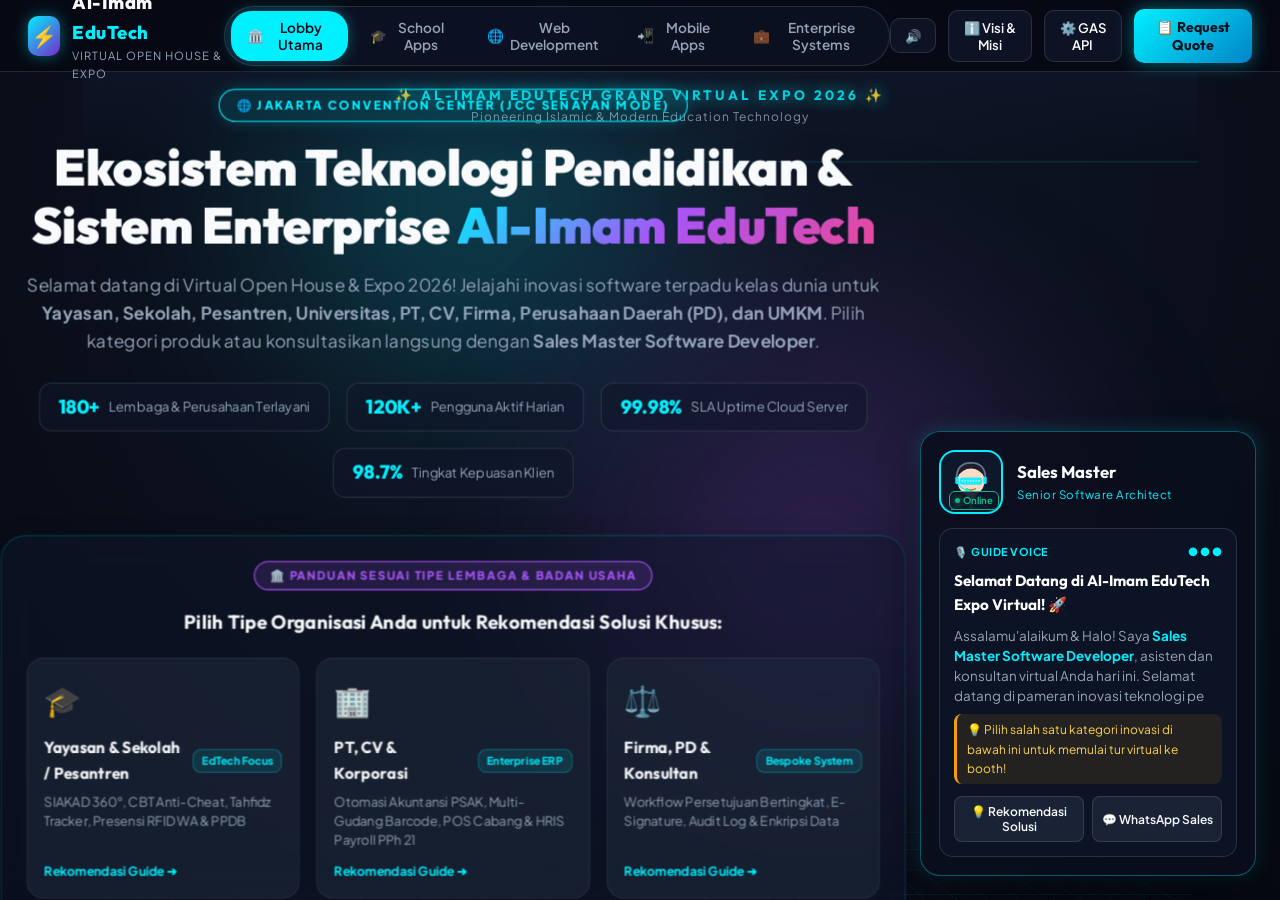
<file: index.html>
<!DOCTYPE html>
<html lang="id">
<head>
  <meta charset="UTF-8" />
  <meta http-equiv="refresh" content="0; url=public/index.html" />
  <title>Redirecting to Al-Imam EduTech Virtual Expo...</title>
  <script>
    window.location.href = "public/index.html" + window.location.hash;
  </script>
</head>
<body>
  <p>Memuat Virtual Expo... <a href="public/index.html">Klik di sini jika tidak diarahkan secara otomatis</a>.</p>
</body>
</html>
</file>
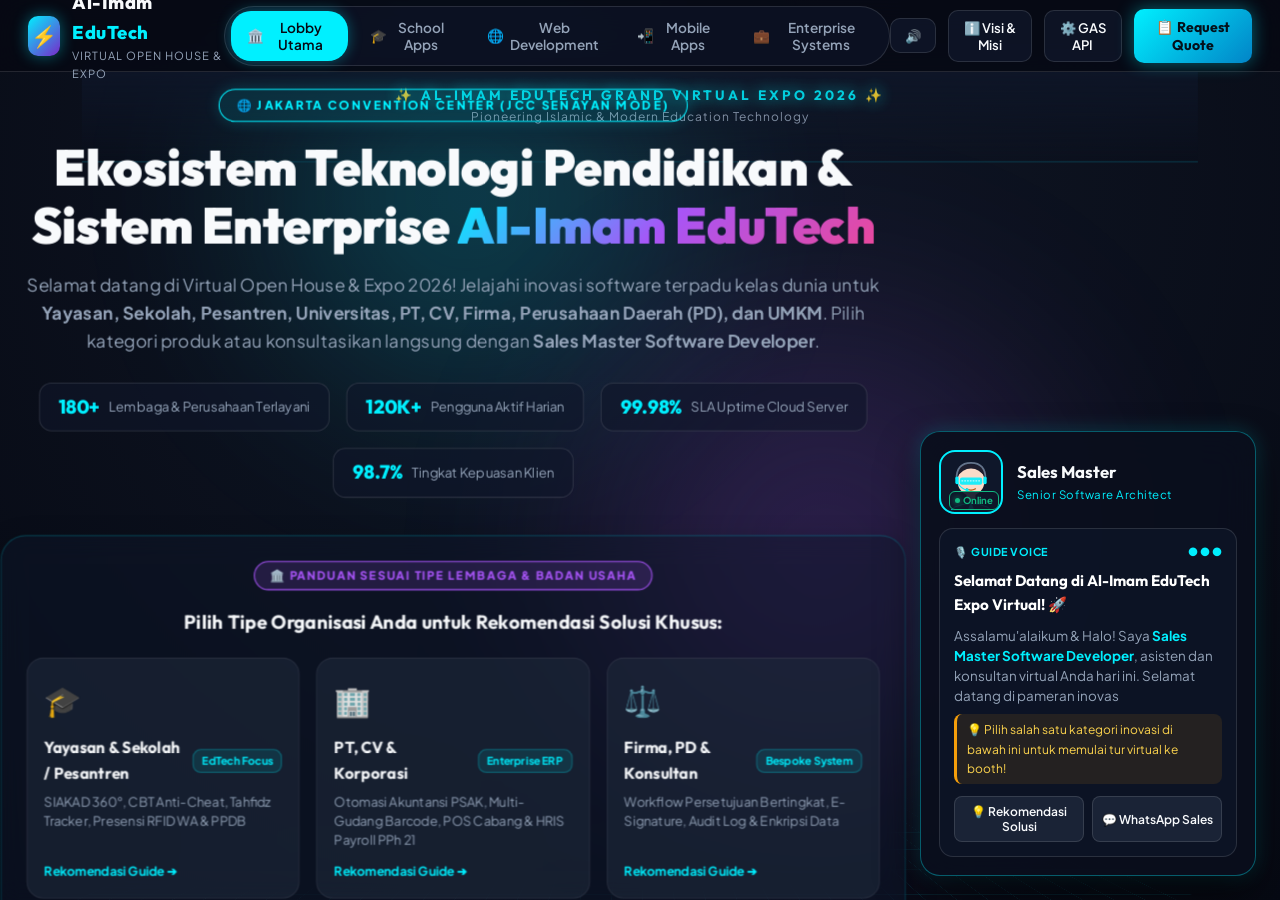
<file: public/index.html>
<!DOCTYPE html>
<html lang="id">
<head>
  <meta charset="UTF-8" />
  <meta name="viewport" content="width=device-width, initial-scale=1.0" />
  <title>Al-Imam EduTech - Virtual Open House & Expo 2026</title>
  <meta name="description" content="Pameran Virtual Interaktif Al-Imam EduTech: Ekosistem Smart School, SIAKAD Cloud, CBT Anti-Curang, Web Development, Mobile Apps, dan Enterprise ERP untuk PT/CV." />
  <meta name="keywords" content="Al-Imam EduTech, Virtual Expo, Smart School, SIAKAD, Pesantren, CBT Online, Web Development, Mobile Apps, ERP PT CV, Google Apps Script" />
  <meta name="author" content="Al-Imam EduTech Engineering Team" />

  <!-- Open Graph / Social Meta -->
  <meta property="og:type" content="website" />
  <meta property="og:title" content="Al-Imam EduTech - Virtual Open House & Expo 2026" />
  <meta property="og:description" content="Jelajahi inovasi software pendidikan islami dan otomasi enterprise kelas dunia dalam pameran 3D virtual interaktif." />
  <meta property="og:image" content="https://images.unsplash.com/photo-1517245386807-bb43f82c33c4?auto=format&fit=crop&w=1200&q=80" />

  <!-- Preconnect Google Fonts -->
  <link rel="preconnect" href="https://fonts.googleapis.com" />
  <link rel="preconnect" href="https://fonts.gstatic.com" crossorigin />
  <link href="https://fonts.googleapis.com/css2?family=Outfit:wght@300;400;500;600;700;800;900&family=Plus+Jakarta+Sans:wght@300;400;500;600;700;800&display=swap" rel="stylesheet" />

  <!-- Main Stylesheet -->
  <link rel="stylesheet" href="css/style.css" />

  <!-- Favicon -->
  <link rel="icon" href="data:image/svg+xml,<svg xmlns=%22http://www.w3.org/2000/svg%22 viewBox=%220 0 100 100%22><text y=%22.9em%22 font-size=%2290%22>⚡</text></svg>" />
</head>
<body>
  <!-- Root App Container for MVC Mounting -->
  <div id="app"></div>

  <!-- Main Modular JavaScript Entry Point -->
  <script type="module" src="js/app.js"></script>
</body>
</html>
</file>
<file: public/css/style.css>
/* ==========================================================================
   Al-Imam EduTech Virtual Open House & Expo 2026 - Master Design System
   Aesthetic: Cyberpunk Elegance / Grand Expo 3D Illusions / Glassmorphism
   ========================================================================== */

@import url('https://fonts.googleapis.com/css2?family=Outfit:wght@300;400;500;600;700;800;900&family=Plus+Jakarta+Sans:wght@300;400;500;600;700;800&display=swap');

:root {
  /* Core Color Palette */
  --bg-deep-space: #060913;
  --bg-hall-floor: #0A0F1D;
  --bg-card-glass: rgba(15, 23, 42, 0.72);
  --bg-card-hover: rgba(30, 41, 59, 0.85);
  
  /* Cyber Neon Accents */
  --neon-cyan: #00F0FF;
  --neon-cyan-glow: rgba(0, 240, 255, 0.35);
  --neon-purple: #A855F7;
  --neon-purple-glow: rgba(168, 85, 247, 0.35);
  --neon-emerald: #10B981;
  --neon-emerald-glow: rgba(16, 185, 129, 0.35);
  --neon-amber: #F59E0B;
  --neon-amber-glow: rgba(245, 158, 11, 0.35);
  
  /* Text Tokens */
  --text-primary: #F8FAFC;
  --text-secondary: #94A3B8;
  --text-muted: #64748B;
  --text-inverse: #060913;

  /* Borders & Glass */
  --border-glass: rgba(255, 255, 255, 0.12);
  --border-glow: rgba(0, 240, 255, 0.3);
  --blur-glass: 16px;

  /* Layout Dimensions */
  --header-height: 72px;
  --guide-hud-width: 360px;
  --max-content-width: 1340px;

  /* Fonts */
  --font-heading: 'Outfit', -apple-system, BlinkMacSystemFont, sans-serif;
  --font-body: 'Plus Jakarta Sans', -apple-system, BlinkMacSystemFont, sans-serif;
}

/* Base Resets */
*, *::before, *::after {
  box-sizing: border-box;
  margin: 0;
  padding: 0;
}

html {
  scroll-behavior: smooth;
  font-size: 16px;
  background-color: var(--bg-deep-space);
  color: var(--text-primary);
  font-family: var(--font-body);
  overflow-x: hidden;
}

body {
  min-height: 100vh;
  background: radial-gradient(circle at 50% 20%, #111827 0%, #060913 100%);
  color: var(--text-primary);
  line-height: 1.6;
  position: relative;
  overflow-x: hidden;
}

/* Custom Scrollbar */
::-webkit-scrollbar {
  width: 8px;
}
::-webkit-scrollbar-track {
  background: var(--bg-deep-space);
}
::-webkit-scrollbar-thumb {
  background: #1E293B;
  border-radius: 4px;
  border: 1px solid var(--border-glass);
}
::-webkit-scrollbar-thumb:hover {
  background: var(--neon-cyan);
}

/* ==========================================================================
   3D Parallax Expo Hall Background Viewport
   ========================================================================== */
.expo-viewport {
  position: fixed;
  top: 0;
  left: 0;
  width: 100vw;
  height: 100vh;
  pointer-events: none;
  perspective: 1200px;
  overflow: hidden;
  z-index: 1;
}

.parallax-layer {
  position: absolute;
  top: 0;
  left: 0;
  width: 100%;
  height: 100%;
  transform-style: preserve-3d;
  will-change: transform;
}

.layer-back {
  z-index: 1;
}
.layer-mid {
  z-index: 2;
}
.layer-fore {
  z-index: 3;
  pointer-events: auto;
  position: relative;
  height: 100%;
  overflow-y: auto;
  overflow-x: hidden;
  padding-top: var(--header-height);
  padding-right: var(--guide-hud-width);
}

/* Cyber Grid Floor Illusion */
.cyber-grid-floor {
  position: absolute;
  bottom: -20%;
  left: -20%;
  width: 140%;
  height: 65%;
  background-image: 
    linear-gradient(rgba(0, 240, 255, 0.14) 1px, transparent 1px),
    linear-gradient(90deg, rgba(0, 240, 255, 0.14) 1px, transparent 1px);
  background-size: 50px 50px;
  transform: perspective(600px) rotateX(72deg);
  transform-origin: center bottom;
  mask-image: linear-gradient(to top, rgba(0,0,0,1) 10%, rgba(0,0,0,0) 80%);
  -webkit-mask-image: linear-gradient(to top, rgba(0,0,0,1) 10%, rgba(0,0,0,0) 80%);
  animation: gridMove 20s linear infinite;
}

@keyframes gridMove {
  0% { background-position: 0 0; }
  100% { background-position: 0 1000px; }
}

/* Ambient Spotlights */
.ambient-spotlight {
  position: absolute;
  border-radius: 50%;
  filter: blur(120px);
  pointer-events: none;
  opacity: 0.28;
}
.spot-1 {
  width: 500px;
  height: 500px;
  top: -10%;
  left: 15%;
  background: radial-gradient(circle, var(--neon-cyan), transparent);
}
.spot-2 {
  width: 600px;
  height: 600px;
  top: 30%;
  right: 10%;
  background: radial-gradient(circle, var(--neon-purple), transparent);
}

/* Hall Ceiling Truss & Floating Hologram Banner */
.hall-ceiling-truss {
  position: absolute;
  top: 0;
  left: 0;
  width: 100%;
  height: 120px;
  background: linear-gradient(to bottom, rgba(15, 23, 42, 0.9), transparent);
  border-bottom: 1px solid rgba(0, 240, 255, 0.2);
}

.floating-hologram-banner {
  position: absolute;
  top: 85px;
  left: 50%;
  transform: translateX(-50%);
  text-align: center;
  pointer-events: none;
  opacity: 0.85;
}
.banner-glow-text {
  font-family: var(--font-heading);
  font-size: 0.85rem;
  font-weight: 700;
  letter-spacing: 3px;
  color: var(--neon-cyan);
  text-shadow: 0 0 15px var(--neon-cyan);
}
.banner-subtext {
  font-size: 0.75rem;
  color: var(--text-secondary);
  letter-spacing: 1px;
}

/* ==========================================================================
   Header Navigation Bar
   ========================================================================== */
.expo-header {
  position: fixed;
  top: 0;
  left: 0;
  width: 100%;
  height: var(--header-height);
  background: rgba(6, 9, 19, 0.85);
  backdrop-filter: blur(var(--blur-glass));
  -webkit-backdrop-filter: blur(var(--blur-glass));
  border-bottom: 1px solid var(--border-glass);
  display: flex;
  align-items: center;
  justify-content: space-between;
  padding: 0 28px;
  z-index: 100;
}

.brand-logo-badge {
  display: flex;
  align-items: center;
  gap: 12px;
  cursor: pointer;
  user-select: none;
}
.brand-icon {
  width: 40px;
  height: 40px;
  border-radius: 10px;
  background: linear-gradient(135deg, #00F0FF, #7928CA);
  display: flex;
  align-items: center;
  justify-content: center;
  font-size: 1.3rem;
  box-shadow: 0 0 15px rgba(0, 240, 255, 0.4);
}
.brand-text-group {
  display: flex;
  flex-direction: column;
}
.brand-title {
  font-family: var(--font-heading);
  font-size: 1.15rem;
  font-weight: 800;
  letter-spacing: 0.5px;
}
.text-cyan {
  color: var(--neon-cyan);
}
.brand-sub {
  font-size: 0.7rem;
  color: var(--text-secondary);
  text-transform: uppercase;
  letter-spacing: 1px;
}

/* Nav links */
.header-nav {
  display: flex;
  align-items: center;
  gap: 6px;
  background: rgba(15, 23, 42, 0.6);
  padding: 4px 6px;
  border-radius: 30px;
  border: 1px solid var(--border-glass);
}
.nav-link-btn {
  background: transparent;
  border: none;
  color: var(--text-secondary);
  font-family: var(--font-body);
  font-size: 0.85rem;
  font-weight: 600;
  padding: 8px 16px;
  border-radius: 20px;
  cursor: pointer;
  transition: all 0.25s ease;
  display: flex;
  align-items: center;
  gap: 6px;
}
.nav-link-btn:hover {
  color: var(--text-primary);
  background: rgba(255, 255, 255, 0.06);
}
.nav-link-btn.active {
  color: var(--text-inverse);
  background: var(--neon-cyan);
  box-shadow: 0 0 14px var(--neon-cyan-glow);
}

.header-right {
  display: flex;
  align-items: center;
  gap: 12px;
}
.header-btn {
  background: rgba(15, 23, 42, 0.8);
  border: 1px solid var(--border-glass);
  color: var(--text-primary);
  font-family: var(--font-body);
  font-size: 0.82rem;
  font-weight: 600;
  padding: 8px 14px;
  border-radius: 10px;
  cursor: pointer;
  transition: all 0.2s ease;
  display: flex;
  align-items: center;
  gap: 6px;
}
.header-btn:hover {
  border-color: var(--neon-cyan);
  background: rgba(30, 41, 59, 0.9);
}

.btn-cta-glow {
  background: linear-gradient(135deg, #00F0FF 0%, #0284C7 100%);
  color: #04101A;
  font-family: var(--font-heading);
  font-weight: 700;
  font-size: 0.88rem;
  border: none;
  padding: 9px 18px;
  border-radius: 10px;
  cursor: pointer;
  box-shadow: 0 0 18px rgba(0, 240, 255, 0.4);
  transition: all 0.25s ease;
}
.btn-cta-glow:hover {
  transform: translateY(-2px);
  box-shadow: 0 0 25px rgba(0, 240, 255, 0.7);
}

/* ==========================================================================
   Fixed Pinned Guide HUD (Sales Master Software Developer)
   ========================================================================== */
.guide-hud-container {
  position: fixed;
  bottom: 24px;
  right: 24px;
  width: calc(var(--guide-hud-width) - 24px);
  max-width: 360px;
  background: rgba(10, 15, 29, 0.92);
  backdrop-filter: blur(20px);
  -webkit-backdrop-filter: blur(20px);
  border: 1px solid rgba(0, 240, 255, 0.35);
  border-radius: 20px;
  padding: 18px;
  box-shadow: 0 20px 40px rgba(0, 0, 0, 0.6), 0 0 20px rgba(0, 240, 255, 0.2);
  z-index: 95;
  transition: transform 0.3s cubic-bezier(0.34, 1.56, 0.64, 1);
  display: flex;
  flex-direction: column;
  gap: 14px;
}

.guide-avatar-box {
  display: flex;
  align-items: center;
  gap: 14px;
}
.avatar-portrait {
  position: relative;
  width: 64px;
  height: 64px;
  border-radius: 16px;
  background: #0F172A;
  border: 2px solid var(--neon-cyan);
  padding: 2px;
  display: flex;
  align-items: center;
  justify-content: center;
  overflow: hidden;
}
.avatar-svg {
  width: 100%;
  height: 100%;
  animation: avatarFloat 4s ease-in-out infinite alternate;
}
@keyframes avatarFloat {
  0% { transform: translateY(0) scale(1); }
  100% { transform: translateY(-3px) scale(1.02); }
}

.avatar-ring-pulse {
  position: absolute;
  top: 10px;
  left: 10px;
  width: 80px;
  height: 80px;
  border: 2px solid var(--neon-cyan);
  border-radius: 50%;
  opacity: 0;
  pointer-events: none;
  animation: pulseRing 3s ease-out infinite;
}
@keyframes pulseRing {
  0% { transform: scale(0.6); opacity: 0.8; }
  100% { transform: scale(1.4); opacity: 0; }
}

.avatar-status-badge {
  position: absolute;
  bottom: 2px;
  right: 2px;
  background: rgba(15, 23, 42, 0.9);
  border: 1px solid var(--neon-emerald);
  color: var(--neon-emerald);
  font-size: 0.6rem;
  font-weight: 700;
  padding: 1px 5px;
  border-radius: 6px;
  display: flex;
  align-items: center;
  gap: 3px;
}
.status-dot {
  width: 5px;
  height: 5px;
  background: var(--neon-emerald);
  border-radius: 50%;
  box-shadow: 0 0 6px var(--neon-emerald);
}

.guide-meta {
  display: flex;
  flex-direction: column;
}
.guide-name {
  font-family: var(--font-heading);
  font-size: 1.05rem;
  font-weight: 700;
  color: var(--text-primary);
}
.guide-role {
  font-size: 0.72rem;
  color: var(--neon-cyan);
  letter-spacing: 0.5px;
}

/* Guide Dialogue Card */
.guide-dialogue-card {
  background: rgba(15, 23, 42, 0.7);
  border: 1px solid var(--border-glass);
  border-radius: 14px;
  padding: 14px;
  display: flex;
  flex-direction: column;
  gap: 8px;
}

.dialogue-header {
  display: flex;
  justify-content: space-between;
  align-items: center;
}
.dialogue-tag {
  font-size: 0.68rem;
  font-weight: 700;
  color: var(--neon-cyan);
  text-transform: uppercase;
  letter-spacing: 0.5px;
}
.dialogue-typing-indicator {
  font-size: 0.7rem;
  color: var(--neon-cyan);
  animation: blink 1s infinite;
}
@keyframes blink {
  50% { opacity: 0.3; }
}

.dialogue-title {
  font-family: var(--font-heading);
  font-size: 0.95rem;
  font-weight: 700;
  color: #FFFFFF;
}
.dialogue-body {
  font-size: 0.84rem;
  color: var(--text-secondary);
  line-height: 1.5;
  min-height: 48px;
}
.dialogue-body strong {
  color: var(--neon-cyan);
}
.dialogue-hint {
  font-size: 0.75rem;
  color: #FCD34D;
  background: rgba(245, 158, 11, 0.1);
  padding: 6px 10px;
  border-radius: 8px;
  border-left: 3px solid var(--neon-amber);
}

.guide-actions-bar {
  display: grid;
  grid-template-columns: 1fr 1fr;
  gap: 8px;
  margin-top: 4px;
}
.guide-quick-btn {
  background: rgba(30, 41, 59, 0.8);
  border: 1px solid var(--border-glass);
  color: var(--text-primary);
  font-family: var(--font-body);
  font-size: 0.75rem;
  font-weight: 600;
  padding: 7px 8px;
  border-radius: 8px;
  cursor: pointer;
  transition: all 0.2s ease;
  text-align: center;
}
.guide-quick-btn:hover {
  background: var(--neon-cyan);
  color: var(--text-inverse);
  border-color: var(--neon-cyan);
}

/* ==========================================================================
   Main Expo Stage: Grand Lobby View
   ========================================================================== */
.expo-stage {
  width: 100%;
  max-width: var(--max-content-width);
  margin: 0 auto;
  padding: 30px 24px 80px 24px;
}

.lobby-hero-container {
  display: flex;
  flex-direction: column;
  gap: 36px;
}

.lobby-welcome-banner {
  text-align: center;
  max-width: 860px;
  margin: 0 auto;
  display: flex;
  flex-direction: column;
  align-items: center;
  gap: 16px;
}

.tech-pill {
  display: inline-flex;
  align-items: center;
  background: rgba(0, 240, 255, 0.1);
  border: 1px solid var(--neon-cyan);
  color: var(--neon-cyan);
  font-size: 0.72rem;
  font-weight: 800;
  letter-spacing: 2px;
  padding: 6px 16px;
  border-radius: 30px;
  box-shadow: 0 0 15px rgba(0, 240, 255, 0.2);
}

.lobby-main-heading {
  font-family: var(--font-heading);
  font-size: clamp(2rem, 3.8vw, 3.2rem);
  font-weight: 900;
  line-height: 1.15;
  letter-spacing: -0.5px;
}
.gradient-text {
  background: linear-gradient(135deg, #00F0FF 0%, #A855F7 50%, #EC4899 100%);
  -webkit-background-clip: text;
  -webkit-text-fill-color: transparent;
}

.lobby-hero-desc {
  font-size: 1.05rem;
  color: var(--text-secondary);
  line-height: 1.6;
}

.lobby-stats-strip {
  display: flex;
  flex-wrap: wrap;
  justify-content: center;
  gap: 16px;
  margin-top: 10px;
}
.stat-pill {
  background: rgba(15, 23, 42, 0.6);
  border: 1px solid var(--border-glass);
  padding: 8px 18px;
  border-radius: 12px;
  display: flex;
  align-items: center;
  gap: 8px;
}
.stat-val {
  font-family: var(--font-heading);
  font-size: 1.15rem;
  font-weight: 800;
  color: var(--neon-cyan);
}
.stat-lbl {
  font-size: 0.8rem;
  color: var(--text-secondary);
}

/* ==========================================================================
   Target Market Segments & Quick Inquiries
   ========================================================================== */
.lobby-segments-section {
  background: rgba(15, 23, 42, 0.45);
  backdrop-filter: blur(12px);
  -webkit-backdrop-filter: blur(12px);
  border: 1px solid rgba(0, 240, 255, 0.2);
  border-radius: 24px;
  padding: 24px;
  display: flex;
  flex-direction: column;
  gap: 16px;
  box-shadow: 0 10px 30px rgba(0, 0, 0, 0.3);
}

.section-badge-center {
  align-self: center;
  background: rgba(168, 85, 247, 0.15);
  border: 1px solid var(--neon-purple);
  color: var(--neon-purple);
  font-size: 0.7rem;
  font-weight: 800;
  letter-spacing: 1.5px;
  padding: 4px 14px;
  border-radius: 20px;
}

.segments-headline {
  text-align: center;
  font-family: var(--font-heading);
  font-size: 1.15rem;
  font-weight: 700;
  color: var(--text-primary);
  margin-bottom: 4px;
}

.segments-grid {
  display: grid;
  grid-template-columns: repeat(auto-fit, minmax(260px, 1fr));
  gap: 16px;
}

.segment-card {
  background: rgba(30, 41, 59, 0.6);
  border: 1px solid rgba(255, 255, 255, 0.08);
  border-radius: 16px;
  padding: 16px;
  cursor: pointer;
  transition: all 0.28s ease;
  display: flex;
  flex-direction: column;
  gap: 12px;
  position: relative;
  overflow: hidden;
}

.segment-card:hover {
  background: rgba(30, 41, 59, 0.95);
  border-color: var(--neon-cyan);
  transform: translateY(-3px);
  box-shadow: 0 8px 24px rgba(0, 240, 255, 0.2);
}

.segment-icon-box {
  font-size: 1.8rem;
}

.segment-info {
  display: flex;
  flex-direction: column;
  gap: 6px;
}

.segment-header-row {
  display: flex;
  align-items: center;
  justify-content: space-between;
  gap: 8px;
}

.segment-title {
  font-family: var(--font-heading);
  font-size: 0.95rem;
  font-weight: 700;
  color: var(--text-primary);
}

.segment-badge {
  font-size: 0.65rem;
  font-weight: 700;
  color: var(--neon-cyan);
  background: rgba(0, 240, 255, 0.1);
  padding: 2px 8px;
  border-radius: 8px;
  border: 1px solid rgba(0, 240, 255, 0.3);
  white-space: nowrap;
}

.segment-desc {
  font-size: 0.78rem;
  color: var(--text-secondary);
  line-height: 1.45;
}

.segment-action-hint {
  font-size: 0.75rem;
  font-weight: 700;
  color: var(--neon-cyan);
  display: flex;
  align-items: center;
  gap: 4px;
  margin-top: auto;
}

/* Sales Master Quick Inquiries Bar */
.lobby-inquiry-bar {
  background: rgba(10, 15, 30, 0.75);
  border: 1px solid rgba(255, 255, 255, 0.1);
  border-radius: 20px;
  padding: 16px 20px;
  display: flex;
  flex-direction: column;
  gap: 12px;
}

.inquiry-header-row {
  display: flex;
  align-items: center;
  gap: 8px;
}

.avatar-mini-icon {
  font-size: 1.2rem;
}

.inquiry-title {
  font-size: 0.88rem;
  color: var(--text-secondary);
}

.inquiry-title strong {
  color: var(--neon-cyan);
}

.inquiry-buttons-track {
  display: flex;
  flex-wrap: wrap;
  gap: 10px;
}

.btn-quick-inquiry {
  background: rgba(30, 41, 59, 0.8);
  border: 1px solid rgba(0, 240, 255, 0.25);
  color: var(--text-primary);
  font-family: var(--font-body);
  font-size: 0.82rem;
  font-weight: 600;
  padding: 8px 16px;
  border-radius: 20px;
  cursor: pointer;
  transition: all 0.2s ease;
  white-space: nowrap;
}

.btn-quick-inquiry:hover {
  background: rgba(0, 240, 255, 0.15);
  border-color: var(--neon-cyan);
  color: var(--neon-cyan);
  transform: translateY(-2px);
  box-shadow: 0 0 12px rgba(0, 240, 255, 0.3);
}

/* Booth Section Divider */
.booth-section-divider {
  display: flex;
  align-items: center;
  justify-content: center;
  gap: 16px;
  margin: 10px 0;
}

.divider-line {
  flex: 1;
  height: 1px;
  background: linear-gradient(90deg, transparent, rgba(0, 240, 255, 0.3), transparent);
}

.divider-text {
  font-family: var(--font-heading);
  font-size: 0.85rem;
  font-weight: 800;
  letter-spacing: 2px;
  color: var(--neon-cyan);
  text-shadow: 0 0 10px rgba(0, 240, 255, 0.4);
}

/* Highlight Pulse when Segment is clicked */
.bubble-highlight-pulse {
  animation: pulseNeonGlow 1.8s infinite !important;
  border-color: var(--neon-cyan) !important;
}

@keyframes pulseNeonGlow {
  0% {
    box-shadow: 0 0 15px rgba(0, 240, 255, 0.4);
    transform: scale(1);
  }
  50% {
    box-shadow: 0 0 40px rgba(0, 240, 255, 0.9), 0 0 80px rgba(168, 85, 247, 0.4);
    transform: scale(1.03);
  }
  100% {
    box-shadow: 0 0 15px rgba(0, 240, 255, 0.4);
    transform: scale(1);
  }
}

/* ==========================================================================
   Floating 3D Interactive Category Bubbles
   ========================================================================== */
.floating-bubbles-grid {
  display: grid;
  grid-template-columns: repeat(auto-fit, minmax(280px, 1fr));
  gap: 24px;
  margin-top: 10px;
}

.bubble-card {
  position: relative;
  background: var(--bg-card-glass);
  backdrop-filter: blur(var(--blur-glass));
  -webkit-backdrop-filter: blur(var(--blur-glass));
  border: 1px solid var(--border-glass);
  border-radius: 24px;
  padding: 28px 24px;
  cursor: pointer;
  transition: all 0.35s cubic-bezier(0.175, 0.885, 0.32, 1.275);
  box-shadow: 0 15px 35px rgba(0, 0, 0, 0.4);
  overflow: hidden;
  display: flex;
  flex-direction: column;
}

/* Floating Animations with alternating offsets */
.float-anim-1 { animation: floatSlow 6s ease-in-out infinite; }
.float-anim-2 { animation: floatSlow 7s ease-in-out infinite 1s; }
.float-anim-3 { animation: floatSlow 6.5s ease-in-out infinite 2s; }
.float-anim-4 { animation: floatSlow 7.5s ease-in-out infinite 1.5s; }

@keyframes floatSlow {
  0% { transform: translateY(0px) rotate(0deg); }
  50% { transform: translateY(-14px) rotate(0.8deg); }
  100% { transform: translateY(0px) rotate(0deg); }
}

.bubble-card:hover {
  transform: translateY(-20px) scale(1.03) !important;
  background: var(--bg-card-hover);
  border-color: var(--neon-cyan);
  box-shadow: 0 25px 50px rgba(0, 240, 255, 0.25);
}

.bubble-inner-content {
  position: relative;
  z-index: 2;
  display: flex;
  flex-direction: column;
  height: 100%;
  gap: 12px;
}

.bubble-badge {
  align-self: flex-start;
  font-size: 0.72rem;
  font-weight: 700;
  padding: 4px 10px;
  border-radius: 20px;
  background: rgba(255, 255, 255, 0.08);
  border: 1px solid var(--border-glass);
}

.bubble-icon-sphere {
  width: 60px;
  height: 60px;
  border-radius: 18px;
  background: rgba(255, 255, 255, 0.05);
  border: 1px solid var(--border-glass);
  display: flex;
  align-items: center;
  justify-content: center;
  font-size: 2rem;
  margin-bottom: 4px;
}

.bubble-title {
  font-family: var(--font-heading);
  font-size: 1.3rem;
  font-weight: 800;
  line-height: 1.3;
}

.bubble-tagline {
  font-size: 0.88rem;
  color: var(--text-secondary);
  line-height: 1.5;
  flex-grow: 1;
}

.bubble-tech-tags {
  display: flex;
  flex-wrap: wrap;
  gap: 6px;
  margin: 6px 0;
}
.tech-chip {
  font-size: 0.72rem;
  background: rgba(0, 0, 0, 0.4);
  border: 1px solid var(--border-glass);
  padding: 3px 8px;
  border-radius: 6px;
  color: var(--text-secondary);
}

.bubble-cta-prompt {
  display: flex;
  align-items: center;
  justify-content: space-between;
  margin-top: 10px;
  padding-top: 14px;
  border-top: 1px solid var(--border-glass);
  font-size: 0.85rem;
  font-weight: 700;
  color: var(--neon-cyan);
}
.arrow-icon {
  font-size: 1.1rem;
  transition: transform 0.2s ease;
}
.bubble-card:hover .arrow-icon {
  transform: translateX(6px);
}

/* Glow classes */
.glow-cyan:hover { border-color: var(--neon-cyan); box-shadow: 0 0 35px var(--neon-cyan-glow); }
.glow-purple:hover { border-color: var(--neon-purple); box-shadow: 0 0 35px var(--neon-purple-glow); }
.glow-emerald:hover { border-color: var(--neon-emerald); box-shadow: 0 0 35px var(--neon-emerald-glow); }
.glow-amber:hover { border-color: var(--neon-amber); box-shadow: 0 0 35px var(--neon-amber-glow); }

/* Lobby footer quick actions */
.lobby-footer-actions {
  display: grid;
  grid-template-columns: 1fr 1fr;
  gap: 20px;
  margin-top: 10px;
}
.footer-action-card {
  background: rgba(15, 23, 42, 0.6);
  border: 1px solid var(--border-glass);
  border-radius: 16px;
  padding: 18px 24px;
  display: flex;
  align-items: center;
  gap: 16px;
  cursor: pointer;
  text-align: left;
  transition: all 0.25s ease;
  color: var(--text-primary);
}
.footer-action-card:hover {
  background: rgba(30, 41, 59, 0.8);
  border-color: var(--neon-cyan);
  transform: translateY(-4px);
}
.action-icon {
  font-size: 2rem;
}
.action-text strong {
  display: block;
  font-family: var(--font-heading);
  font-size: 1rem;
  margin-bottom: 2px;
}
.action-text span {
  font-size: 0.82rem;
  color: var(--text-secondary);
}

/* ==========================================================================
   Virtual Booth Stage
   ========================================================================== */
.stage-booth {
  animation: boothZoomIn 0.5s cubic-bezier(0.16, 1, 0.3, 1);
}
@keyframes boothZoomIn {
  from { opacity: 0; transform: scale(0.95) translateY(30px); }
  to { opacity: 1; transform: scale(1) translateY(0); }
}

.booth-container {
  display: flex;
  flex-direction: column;
  gap: 40px;
}

.booth-top-bar {
  display: flex;
  align-items: center;
  justify-content: space-between;
  background: rgba(15, 23, 42, 0.6);
  border: 1px solid var(--border-glass);
  padding: 12px 20px;
  border-radius: 14px;
}
.btn-back-lobby {
  background: transparent;
  border: 1px solid var(--border-glass);
  color: var(--text-primary);
  font-size: 0.85rem;
  font-weight: 600;
  padding: 6px 14px;
  border-radius: 8px;
  cursor: pointer;
  transition: all 0.2s ease;
}
.btn-back-lobby:hover {
  background: var(--neon-cyan);
  color: var(--text-inverse);
  border-color: var(--neon-cyan);
}
.booth-hall-indicator {
  font-size: 0.85rem;
  color: var(--text-secondary);
  display: flex;
  align-items: center;
  gap: 8px;
}
.indicator-dot {
  width: 8px;
  height: 8px;
  background: var(--neon-cyan);
  border-radius: 50%;
  box-shadow: 0 0 8px var(--neon-cyan);
}
.booth-switch-shortcuts {
  display: flex;
  gap: 8px;
}
.btn-mini-action {
  background: rgba(255, 255, 255, 0.06);
  border: 1px solid var(--border-glass);
  color: var(--text-primary);
  font-size: 0.8rem;
  padding: 6px 12px;
  border-radius: 6px;
  cursor: pointer;
  transition: all 0.2s ease;
}
.btn-mini-action:hover {
  background: rgba(255, 255, 255, 0.15);
}

/* Booth Hero Section & Interactive Demo Showcase */
.booth-hero-section {
  display: grid;
  grid-template-columns: 1.1fr 0.9fr;
  gap: 32px;
  align-items: start;
}

.booth-header-info {
  display: flex;
  flex-direction: column;
  gap: 16px;
}
.booth-category-pill {
  align-self: flex-start;
  font-size: 0.75rem;
  font-weight: 800;
  letter-spacing: 1.5px;
  text-transform: uppercase;
  color: var(--neon-cyan);
  background: rgba(0, 240, 255, 0.1);
  border: 1px solid var(--neon-cyan);
  padding: 4px 14px;
  border-radius: 20px;
}
.booth-title {
  font-family: var(--font-heading);
  font-size: clamp(2rem, 3.2vw, 2.7rem);
  font-weight: 900;
  line-height: 1.2;
}
.booth-tagline-hero {
  font-size: 1.1rem;
  font-weight: 600;
  color: #E2E8F0;
}
.booth-description-text {
  font-size: 0.95rem;
  color: var(--text-secondary);
  line-height: 1.7;
}

.booth-tech-row {
  display: flex;
  flex-direction: column;
  gap: 8px;
}
.tech-label {
  font-size: 0.78rem;
  font-weight: 700;
  color: var(--text-muted);
  text-transform: uppercase;
  letter-spacing: 1px;
}
.tech-badges-list {
  display: flex;
  flex-wrap: wrap;
  gap: 8px;
}
.tech-badge-glow {
  font-size: 0.78rem;
  background: rgba(15, 23, 42, 0.8);
  border: 1px solid var(--border-glow);
  color: var(--text-primary);
  padding: 4px 10px;
  border-radius: 8px;
}

.booth-hero-ctas {
  display: flex;
  flex-wrap: wrap;
  gap: 14px;
  margin-top: 10px;
}
.btn-cta-primary {
  background: linear-gradient(135deg, #00F0FF, #0284C7);
  color: #04101A;
  font-family: var(--font-heading);
  font-size: 0.95rem;
  font-weight: 700;
  border: none;
  padding: 12px 24px;
  border-radius: 12px;
  cursor: pointer;
  box-shadow: 0 0 20px rgba(0, 240, 255, 0.4);
  transition: all 0.25s ease;
}
.btn-cta-primary:hover {
  transform: translateY(-2px);
  box-shadow: 0 0 30px rgba(0, 240, 255, 0.6);
}
.btn-cta-secondary {
  background: rgba(16, 185, 129, 0.15);
  border: 1px solid var(--neon-emerald);
  color: var(--neon-emerald);
  font-family: var(--font-heading);
  font-size: 0.95rem;
  font-weight: 700;
  padding: 12px 20px;
  border-radius: 12px;
  cursor: pointer;
  transition: all 0.25s ease;
}
.btn-cta-secondary:hover {
  background: var(--neon-emerald);
  color: #04101A;
}

/* Interactive Simulator Window */
.booth-interactive-demo-card {
  background: rgba(15, 23, 42, 0.85);
  backdrop-filter: blur(20px);
  border: 1px solid var(--border-glass);
  border-radius: 20px;
  box-shadow: 0 20px 45px rgba(0, 0, 0, 0.6);
  overflow: hidden;
  display: flex;
  flex-direction: column;
}

.demo-card-header {
  background: rgba(10, 15, 29, 0.9);
  padding: 12px 18px;
  border-bottom: 1px solid var(--border-glass);
  display: flex;
  align-items: center;
  justify-content: space-between;
}
.demo-window-controls {
  display: flex;
  gap: 6px;
}
.dot {
  width: 10px;
  height: 10px;
  border-radius: 50%;
}
.dot-red { background: #EF4444; }
.dot-yellow { background: #F59E0B; }
.dot-green { background: #10B981; }

.demo-header-title {
  font-size: 0.8rem;
  font-weight: 700;
  color: var(--text-secondary);
}
.demo-live-badge {
  font-size: 0.68rem;
  font-weight: 800;
  color: var(--neon-cyan);
  display: flex;
  align-items: center;
  gap: 5px;
}
.pulsing-live {
  width: 6px;
  height: 6px;
  background: var(--neon-cyan);
  border-radius: 50%;
  animation: blink 1.2s infinite;
}

.demo-interactive-body {
  padding: 18px;
  display: flex;
  flex-direction: column;
  gap: 16px;
}

.demo-tabs-bar {
  display: flex;
  flex-wrap: wrap;
  gap: 6px;
}
.demo-tab-btn {
  background: rgba(255, 255, 255, 0.05);
  border: 1px solid var(--border-glass);
  color: var(--text-secondary);
  font-size: 0.78rem;
  font-weight: 600;
  padding: 6px 12px;
  border-radius: 8px;
  cursor: pointer;
  transition: all 0.2s ease;
}
.demo-tab-btn.active {
  background: var(--neon-cyan);
  color: var(--text-inverse);
  border-color: var(--neon-cyan);
}

.demo-display-screen {
  background: rgba(6, 9, 19, 0.9);
  border: 1px solid var(--border-glass);
  border-radius: 14px;
  padding: 20px;
  min-height: 190px;
  display: flex;
  flex-direction: column;
  justify-content: space-between;
}

.demo-stat-badge {
  display: flex;
  flex-direction: column;
  gap: 4px;
  margin-bottom: 16px;
}
.demo-stat-value {
  font-family: var(--font-heading);
  font-size: 1.5rem;
  font-weight: 800;
  color: var(--neon-cyan);
}
.demo-stat-desc {
  font-size: 0.85rem;
  color: var(--text-secondary);
}

.mockup-chart-bars {
  display: flex;
  align-items: flex-end;
  justify-content: space-between;
  height: 90px;
  padding: 10px 0;
  border-bottom: 1px solid rgba(255, 255, 255, 0.1);
}
.bar-col {
  display: flex;
  flex-direction: column;
  align-items: center;
  gap: 6px;
  width: 14%;
  height: 100%;
  justify-content: flex-end;
}
.bar-fill {
  width: 100%;
  background: linear-gradient(to top, #00F0FF, #7928CA);
  border-radius: 4px 4px 0 0;
  transition: height 0.4s ease;
}
.bar-col span {
  font-size: 0.65rem;
  color: var(--text-muted);
}

.mockup-info-ticker {
  font-size: 0.72rem;
  color: var(--text-muted);
  margin-top: 10px;
  text-align: center;
}

.demo-card-footer {
  display: flex;
  align-items: center;
  gap: 8px;
  background: rgba(0, 240, 255, 0.05);
  border: 1px solid rgba(0, 240, 255, 0.2);
  padding: 8px 12px;
  border-radius: 10px;
}
.metric-star { font-size: 1rem; }
.metric-text { font-size: 0.78rem; font-weight: 600; color: #E2E8F0; }

/* ==========================================================================
   Features 6-Card Grid
   ========================================================================== */
.section-heading-center {
  text-align: center;
  max-width: 700px;
  margin: 0 auto 32px auto;
  display: flex;
  flex-direction: column;
  gap: 10px;
  align-items: center;
}
.sub-badge {
  font-size: 0.75rem;
  font-weight: 800;
  letter-spacing: 2px;
  color: var(--neon-cyan);
  text-transform: uppercase;
}
.section-heading-center h2 {
  font-family: var(--font-heading);
  font-size: clamp(1.8rem, 2.5vw, 2.2rem);
  font-weight: 800;
}
.section-heading-center p {
  color: var(--text-secondary);
  font-size: 0.95rem;
}

.glass-panel {
  background: var(--bg-card-glass);
  backdrop-filter: blur(var(--blur-glass));
  -webkit-backdrop-filter: blur(var(--blur-glass));
  border: 1px solid var(--border-glass);
  border-radius: 20px;
}

.features-grid {
  display: grid;
  grid-template-columns: repeat(auto-fit, minmax(320px, 1fr));
  gap: 20px;
}

.feature-card {
  padding: 24px;
  display: flex;
  flex-direction: column;
  gap: 12px;
  transition: all 0.25s ease;
}
.feature-card:hover {
  background: var(--bg-card-hover);
  border-color: var(--neon-cyan);
  transform: translateY(-6px);
  box-shadow: 0 15px 30px rgba(0, 240, 255, 0.15);
}
.feature-icon-circle {
  width: 48px;
  height: 48px;
  border-radius: 12px;
  background: rgba(0, 240, 255, 0.1);
  border: 1px solid rgba(0, 240, 255, 0.25);
  display: flex;
  align-items: center;
  justify-content: center;
  font-size: 1.5rem;
}
.feature-card-title {
  font-family: var(--font-heading);
  font-size: 1.15rem;
  font-weight: 700;
}
.feature-card-desc {
  font-size: 0.88rem;
  color: var(--text-secondary);
  line-height: 1.6;
}

/* Advantages Banner */
.advantages-banner {
  padding: 36px;
  display: grid;
  grid-template-columns: 1fr 1.3fr;
  gap: 36px;
  align-items: center;
}
.adv-left {
  display: flex;
  flex-direction: column;
  gap: 12px;
}
.adv-left h2 {
  font-family: var(--font-heading);
  font-size: 2rem;
  font-weight: 800;
}
.adv-left p {
  color: var(--text-secondary);
  font-size: 0.95rem;
}

.adv-grid {
  display: grid;
  grid-template-columns: 1fr 1fr;
  gap: 18px;
}
.adv-item {
  display: flex;
  gap: 12px;
}
.adv-check {
  width: 26px;
  height: 26px;
  border-radius: 50%;
  background: rgba(16, 185, 129, 0.2);
  border: 1px solid var(--neon-emerald);
  color: var(--neon-emerald);
  display: flex;
  align-items: center;
  justify-content: center;
  font-weight: 800;
  font-size: 0.85rem;
  flex-shrink: 0;
}
.adv-item h4 {
  font-family: var(--font-heading);
  font-size: 0.95rem;
  font-weight: 700;
  margin-bottom: 2px;
}
.adv-item p {
  font-size: 0.8rem;
  color: var(--text-secondary);
  line-height: 1.4;
}

/* Pricing Grid */
.pricing-cards-grid {
  display: grid;
  grid-template-columns: repeat(auto-fit, minmax(300px, 1fr));
  gap: 24px;
}

.pricing-card {
  padding: 32px 26px;
  display: flex;
  flex-direction: column;
  position: relative;
  transition: all 0.3s ease;
}
.pricing-card:hover {
  transform: translateY(-8px);
  border-color: var(--neon-cyan);
}
.popular-card {
  border: 2px solid var(--neon-cyan);
  background: rgba(15, 23, 42, 0.9);
  box-shadow: 0 0 35px var(--neon-cyan-glow);
}
.popular-ribbon {
  position: absolute;
  top: -12px;
  left: 50%;
  transform: translateX(-50%);
  background: var(--neon-cyan);
  color: var(--text-inverse);
  font-family: var(--font-heading);
  font-size: 0.72rem;
  font-weight: 800;
  padding: 4px 14px;
  border-radius: 20px;
  letter-spacing: 1px;
  text-transform: uppercase;
}

.pricing-tier-title {
  font-family: var(--font-heading);
  font-size: 1.35rem;
  font-weight: 800;
  margin-bottom: 4px;
}
.pricing-tier-desc {
  font-size: 0.82rem;
  color: var(--text-secondary);
  min-height: 38px;
  margin-bottom: 16px;
}
.pricing-amount-box {
  display: flex;
  align-items: baseline;
  gap: 6px;
  margin-bottom: 20px;
  padding-bottom: 16px;
  border-bottom: 1px solid var(--border-glass);
}
.pricing-currency {
  font-family: var(--font-heading);
  font-size: 1.9rem;
  font-weight: 900;
  color: var(--neon-cyan);
}
.pricing-period {
  font-size: 0.85rem;
  color: var(--text-muted);
}

.pricing-feature-list {
  list-style: none;
  display: flex;
  flex-direction: column;
  gap: 10px;
  margin-bottom: 28px;
  flex-grow: 1;
}
.pricing-feature-list li {
  font-size: 0.85rem;
  color: var(--text-secondary);
  display: flex;
  align-items: flex-start;
  gap: 8px;
}
.bullet-check {
  color: var(--neon-cyan);
  font-weight: 800;
}

.btn-tier-select {
  background: rgba(255, 255, 255, 0.08);
  border: 1px solid var(--border-glass);
  color: var(--text-primary);
  font-family: var(--font-heading);
  font-size: 0.9rem;
  font-weight: 700;
  padding: 12px;
  border-radius: 12px;
  cursor: pointer;
  transition: all 0.2s ease;
  text-align: center;
}
.popular-card .btn-tier-select,
.btn-tier-select:hover {
  background: var(--neon-cyan);
  color: var(--text-inverse);
  border-color: var(--neon-cyan);
  box-shadow: 0 0 20px var(--neon-cyan-glow);
}

/* Booth Bottom Nav Bar */
.booth-bottom-nav {
  padding: 18px 24px;
  display: flex;
  align-items: center;
  justify-content: space-between;
  margin-top: 10px;
}
.bottom-nav-btn {
  background: rgba(255, 255, 255, 0.08);
  border: 1px solid var(--border-glass);
  color: var(--text-primary);
  font-size: 0.9rem;
  font-weight: 600;
  padding: 10px 18px;
  border-radius: 10px;
  cursor: pointer;
  transition: all 0.2s ease;
}
.bottom-nav-btn:hover {
  background: rgba(255, 255, 255, 0.15);
}
.bottom-nav-quote-cta {
  display: flex;
  align-items: center;
  gap: 14px;
  font-size: 0.9rem;
  color: var(--text-secondary);
}

/* ==========================================================================
   Modals & Forms System
   ========================================================================== */
.modal-backdrop {
  position: fixed;
  top: 0;
  left: 0;
  width: 100vw;
  height: 100vh;
  background: rgba(4, 7, 15, 0.85);
  backdrop-filter: blur(12px);
  -webkit-backdrop-filter: blur(12px);
  display: flex;
  align-items: center;
  justify-content: center;
  padding: 20px;
  z-index: 200;
  opacity: 0;
  visibility: hidden;
  transition: all 0.3s ease;
}
.modal-backdrop.active {
  opacity: 1;
  visibility: visible;
}

.modal-dialog {
  width: 100%;
  max-width: 680px;
  max-height: 90vh;
  overflow-y: auto;
  padding: 32px;
  border-color: rgba(0, 240, 255, 0.4);
  box-shadow: 0 25px 60px rgba(0, 0, 0, 0.8), 0 0 30px rgba(0, 240, 255, 0.2);
  transform: scale(0.92) translateY(20px);
  transition: transform 0.3s cubic-bezier(0.34, 1.56, 0.64, 1);
}
.modal-backdrop.active .modal-dialog {
  transform: scale(1) translateY(0);
}

.modal-header {
  display: flex;
  justify-content: space-between;
  align-items: flex-start;
  margin-bottom: 24px;
}
.modal-badge {
  font-size: 0.72rem;
  font-weight: 800;
  letter-spacing: 1.5px;
  color: var(--neon-cyan);
  text-transform: uppercase;
}
.modal-title-group h2 {
  font-family: var(--font-heading);
  font-size: 1.6rem;
  font-weight: 800;
  margin-top: 4px;
}
.modal-title-group p {
  font-size: 0.85rem;
  color: var(--text-secondary);
}

.btn-modal-close {
  background: rgba(255, 255, 255, 0.08);
  border: 1px solid var(--border-glass);
  color: var(--text-primary);
  width: 34px;
  height: 34px;
  border-radius: 50%;
  cursor: pointer;
  display: flex;
  align-items: center;
  justify-content: center;
  font-size: 1rem;
  transition: all 0.2s ease;
}
.btn-modal-close:hover {
  background: #EF4444;
  border-color: #EF4444;
}

/* Forms */
.form-grid-2 {
  display: grid;
  grid-template-columns: 1fr 1fr;
  gap: 16px;
}
.form-group {
  display: flex;
  flex-direction: column;
  gap: 6px;
  margin-bottom: 14px;
}
.form-group label {
  font-size: 0.82rem;
  font-weight: 600;
  color: #E2E8F0;
}
.req { color: #EF4444; }

.form-input,
.form-select,
.form-textarea {
  background: rgba(10, 15, 29, 0.9);
  border: 1px solid var(--border-glass);
  border-radius: 10px;
  padding: 10px 14px;
  color: #FFFFFF;
  font-family: var(--font-body);
  font-size: 0.88rem;
  transition: border-color 0.2s ease;
}
.form-input:focus,
.form-select:focus,
.form-textarea:focus {
  outline: none;
  border-color: var(--neon-cyan);
  box-shadow: 0 0 12px var(--neon-cyan-glow);
}
.form-hint {
  font-size: 0.72rem;
  color: var(--text-muted);
  margin-top: 4px;
}

.form-security-note {
  font-size: 0.78rem;
  color: var(--text-secondary);
  background: rgba(0, 240, 255, 0.05);
  border: 1px solid rgba(0, 240, 255, 0.2);
  padding: 8px 12px;
  border-radius: 8px;
  margin: 12px 0 20px 0;
}

.modal-footer-actions {
  display: flex;
  justify-content: flex-end;
  gap: 12px;
  margin-top: 20px;
}
.btn-cancel {
  background: transparent;
  border: 1px solid var(--border-glass);
  color: var(--text-secondary);
  font-size: 0.88rem;
  font-weight: 600;
  padding: 10px 20px;
  border-radius: 10px;
  cursor: pointer;
}
.btn-cancel:hover {
  color: var(--text-primary);
  background: rgba(255, 255, 255, 0.05);
}
.btn-submit-glow {
  background: linear-gradient(135deg, #00F0FF, #0284C7);
  color: #04101A;
  font-family: var(--font-heading);
  font-size: 0.92rem;
  font-weight: 700;
  border: none;
  padding: 11px 24px;
  border-radius: 10px;
  cursor: pointer;
  box-shadow: 0 0 18px var(--neon-cyan-glow);
  display: flex;
  align-items: center;
  gap: 8px;
  transition: all 0.25s ease;
}
.btn-submit-glow:hover {
  box-shadow: 0 0 28px rgba(0, 240, 255, 0.6);
  transform: translateY(-2px);
}
.spinner-hidden { display: none; }

/* Success Modal View */
.success-state-card {
  text-align: center;
  display: flex;
  flex-direction: column;
  align-items: center;
  gap: 16px;
  padding: 10px 0;
}
.success-check-badge {
  font-size: 3rem;
  animation: popIn 0.5s cubic-bezier(0.175, 0.885, 0.32, 1.275);
}
@keyframes popIn {
  0% { transform: scale(0); opacity: 0; }
  100% { transform: scale(1); opacity: 1; }
}
.success-state-card h2 {
  font-family: var(--font-heading);
  font-size: 1.7rem;
  font-weight: 800;
}
.success-lead-id {
  font-size: 0.9rem;
  color: var(--text-secondary);
}
.success-lead-id strong {
  color: var(--neon-cyan);
  background: rgba(0, 240, 255, 0.1);
  padding: 3px 8px;
  border-radius: 6px;
}
.success-summary-box {
  width: 100%;
  padding: 16px 20px;
  text-align: left;
  display: flex;
  flex-direction: column;
  gap: 8px;
  font-size: 0.88rem;
}
.summary-row {
  display: flex;
  justify-content: space-between;
  border-bottom: 1px solid rgba(255, 255, 255, 0.06);
  padding-bottom: 6px;
}
.summary-row span { color: var(--text-secondary); }
.success-next-steps {
  font-size: 0.88rem;
  color: var(--text-secondary);
  line-height: 1.6;
}
.success-actions-row {
  display: flex;
  flex-direction: column;
  gap: 10px;
  width: 100%;
  margin-top: 10px;
}
.btn-cta-wa {
  background: #25D366;
  color: #FFFFFF;
  text-decoration: none;
  font-family: var(--font-heading);
  font-weight: 700;
  font-size: 0.95rem;
  padding: 12px;
  border-radius: 10px;
  display: block;
  text-align: center;
  box-shadow: 0 0 15px rgba(37, 211, 102, 0.4);
}
.btn-modal-close-wide {
  background: rgba(255, 255, 255, 0.08);
  border: 1px solid var(--border-glass);
  color: var(--text-primary);
  font-weight: 600;
  padding: 10px;
  border-radius: 10px;
  cursor: pointer;
}

/* Vision Modal & GAS Info */
.vision-modal-body {
  display: flex;
  flex-direction: column;
  gap: 16px;
}
.vision-card, .mission-card {
  padding: 20px;
}
.vision-card h3, .mission-card h3 {
  font-family: var(--font-heading);
  font-size: 1.1rem;
  font-weight: 700;
  color: var(--neon-cyan);
  margin-bottom: 8px;
}
.mission-list {
  padding-left: 20px;
  display: flex;
  flex-direction: column;
  gap: 8px;
  font-size: 0.88rem;
  color: var(--text-secondary);
}
.company-stats-grid {
  display: grid;
  grid-template-columns: repeat(2, 1fr);
  gap: 12px;
}
.stat-box-mini {
  background: rgba(15, 23, 42, 0.6);
  border: 1px solid var(--border-glass);
  padding: 12px;
  border-radius: 10px;
  text-align: center;
}
.stat-box-mini h4 {
  font-family: var(--font-heading);
  font-size: 1.3rem;
  color: var(--neon-cyan);
  font-weight: 800;
}
.stat-box-mini span {
  font-size: 0.75rem;
  color: var(--text-secondary);
}

.gas-instructions-box {
  padding: 16px;
  font-size: 0.85rem;
  line-height: 1.6;
  margin-top: 14px;
}
.gas-instructions-box h4 {
  color: var(--neon-amber);
  margin-bottom: 8px;
}
.gas-instructions-box ol {
  padding-left: 20px;
  color: var(--text-secondary);
  display: flex;
  flex-direction: column;
  gap: 4px;
}

/* ==========================================================================
   Toasts & Utilities
   ========================================================================== */
.toast-container {
  position: fixed;
  top: 90px;
  right: 24px;
  z-index: 250;
  display: flex;
  flex-direction: column;
  gap: 10px;
}
.toast {
  background: rgba(15, 23, 42, 0.95);
  backdrop-filter: blur(12px);
  border: 1px solid var(--neon-cyan);
  border-radius: 12px;
  padding: 12px 18px;
  box-shadow: 0 10px 25px rgba(0, 0, 0, 0.5), 0 0 15px var(--neon-cyan-glow);
  display: flex;
  align-items: center;
  gap: 10px;
  font-size: 0.85rem;
  color: #FFFFFF;
  transition: all 0.3s ease;
}
.toast-warning { border-color: var(--neon-amber); }
.toast-fade-out { opacity: 0; transform: translateX(50px); }

.animate-fade-in { animation: fadeIn 0.4s ease forwards; }
@keyframes fadeIn {
  from { opacity: 0; transform: translateY(10px); }
  to { opacity: 1; transform: translateY(0); }
}

/* ==========================================================================
   Responsive Adaptations
   ========================================================================== */
@media (max-width: 1080px) {
  :root {
    --guide-hud-width: 0px;
  }
  .layer-fore {
    padding-right: 0;
  }
  .guide-hud-container {
    position: fixed;
    bottom: 0;
    left: 0;
    width: 100vw;
    max-width: 100vw;
    border-radius: 20px 20px 0 0;
    padding: 14px 18px;
  }
  .booth-hero-section {
    grid-template-columns: 1fr;
  }
  .advantages-banner {
    grid-template-columns: 1fr;
  }
}

@media (max-width: 768px) {
  .expo-header {
    padding: 0 16px;
  }
  .header-nav {
    display: none; /* Mobile Drawer / Jump buttons used instead */
  }
  .form-grid-2 {
    grid-template-columns: 1fr;
  }
  .adv-grid {
    grid-template-columns: 1fr;
  }
  .lobby-footer-actions {
    grid-template-columns: 1fr;
  }
}
</file>
